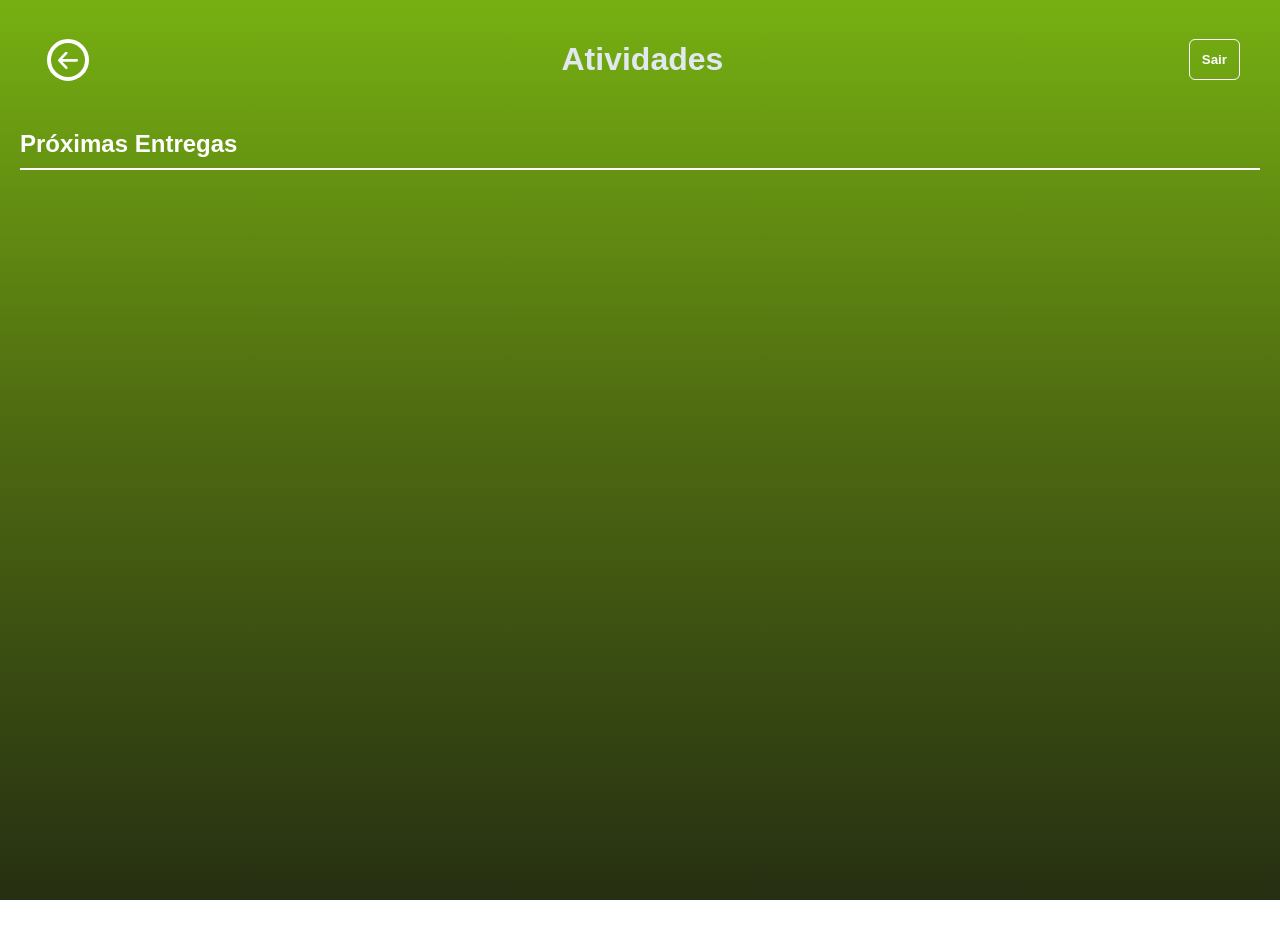
<file: atividades.html>
<!DOCTYPE html>
<html lang="pt-br">
<head>
    <meta charset="UTF-8">
    <meta name="viewport" content="width=device-width, initial-scale=1.0">
    <title>Unigenda - Minhas Atividades</title>
    <link rel="stylesheet" href="css/atividades.css">
</head>
<body onload="renderTracker()"> <header class="main-header">

    <div id="btn-voltar"  onclick="window.history.back()">
    <div class="button-box">
        <span class="button-elem">
            <svg viewBox="0 0 46 40" xmlns="http://www.w3.org/2000/svg">
                <path
                d="M46 20.038c0-.7-.3-1.5-.8-2.1l-16-17c-1.1-1-3.2-1.4-4.4-.3-1.2 1.1-1.2 3.3 0 4.4l11.3 11.9H3c-1.7 0-3 1.3-3 3s1.3 3 3 3h33.1l-11.3 11.9c-1 1-1.2 3.3 0 4.4 1.2 1.1 3.3.8 4.4-.3l16-17c.5-.5.8-1.1.8-1.9z"
                ></path>
            </svg>
        </span>
        <span class="button-elem">
            <svg viewBox="0 0 46 40">
                <path
                d="M46 20.038c0-.7-.3-1.5-.8-2.1l-16-17c-1.1-1-3.2-1.4-4.4-.3-1.2 1.1-1.2 3.3 0 4.4l11.3 11.9H3c-1.7 0-3 1.3-3 3s1.3 3 3 3h33.1l-11.3 11.9c-1 1-1.2 3.3 0 4.4 1.2 1.1 3.3.8 4.4-.3l16-17c.5-.5.8-1.1.8-1.9z"
                ></path>
            </svg>
        </span>
    </div>
</div>
        <h1 id="page-title">Atividades</h1>
        <div class="header-buttons" >

            <button id="logout-btn">Sair</button>
        </div>
    </header>

    <main class="container">
    <div class="tracker-header">

    </div>
    
    <div id="section-em-dia">
        <h2 class="section-em-dia" >
            Próximas Entregas
        </h2>
        <div id="list-em-dia" class="tracker-grid"></div>
    </div>
    <div id="section-concluidas" class="hidden">
        <h2 class="section-concluidas">
            Atividades Concluídas
        </h2>
        <div id="list-concluidas" class="tracker-grid"></div>
        <div id="section-atrasadas" class="hidden">
            <h2 class="section-atrasadas">

                Atividades Vencidas
            </h2>
            <div id="list-atrasadas" class="tracker-grid"></div>
        </div>
</main>

    <script src="Javascript/atividades.js"></script>
</body>
</html>
</file>
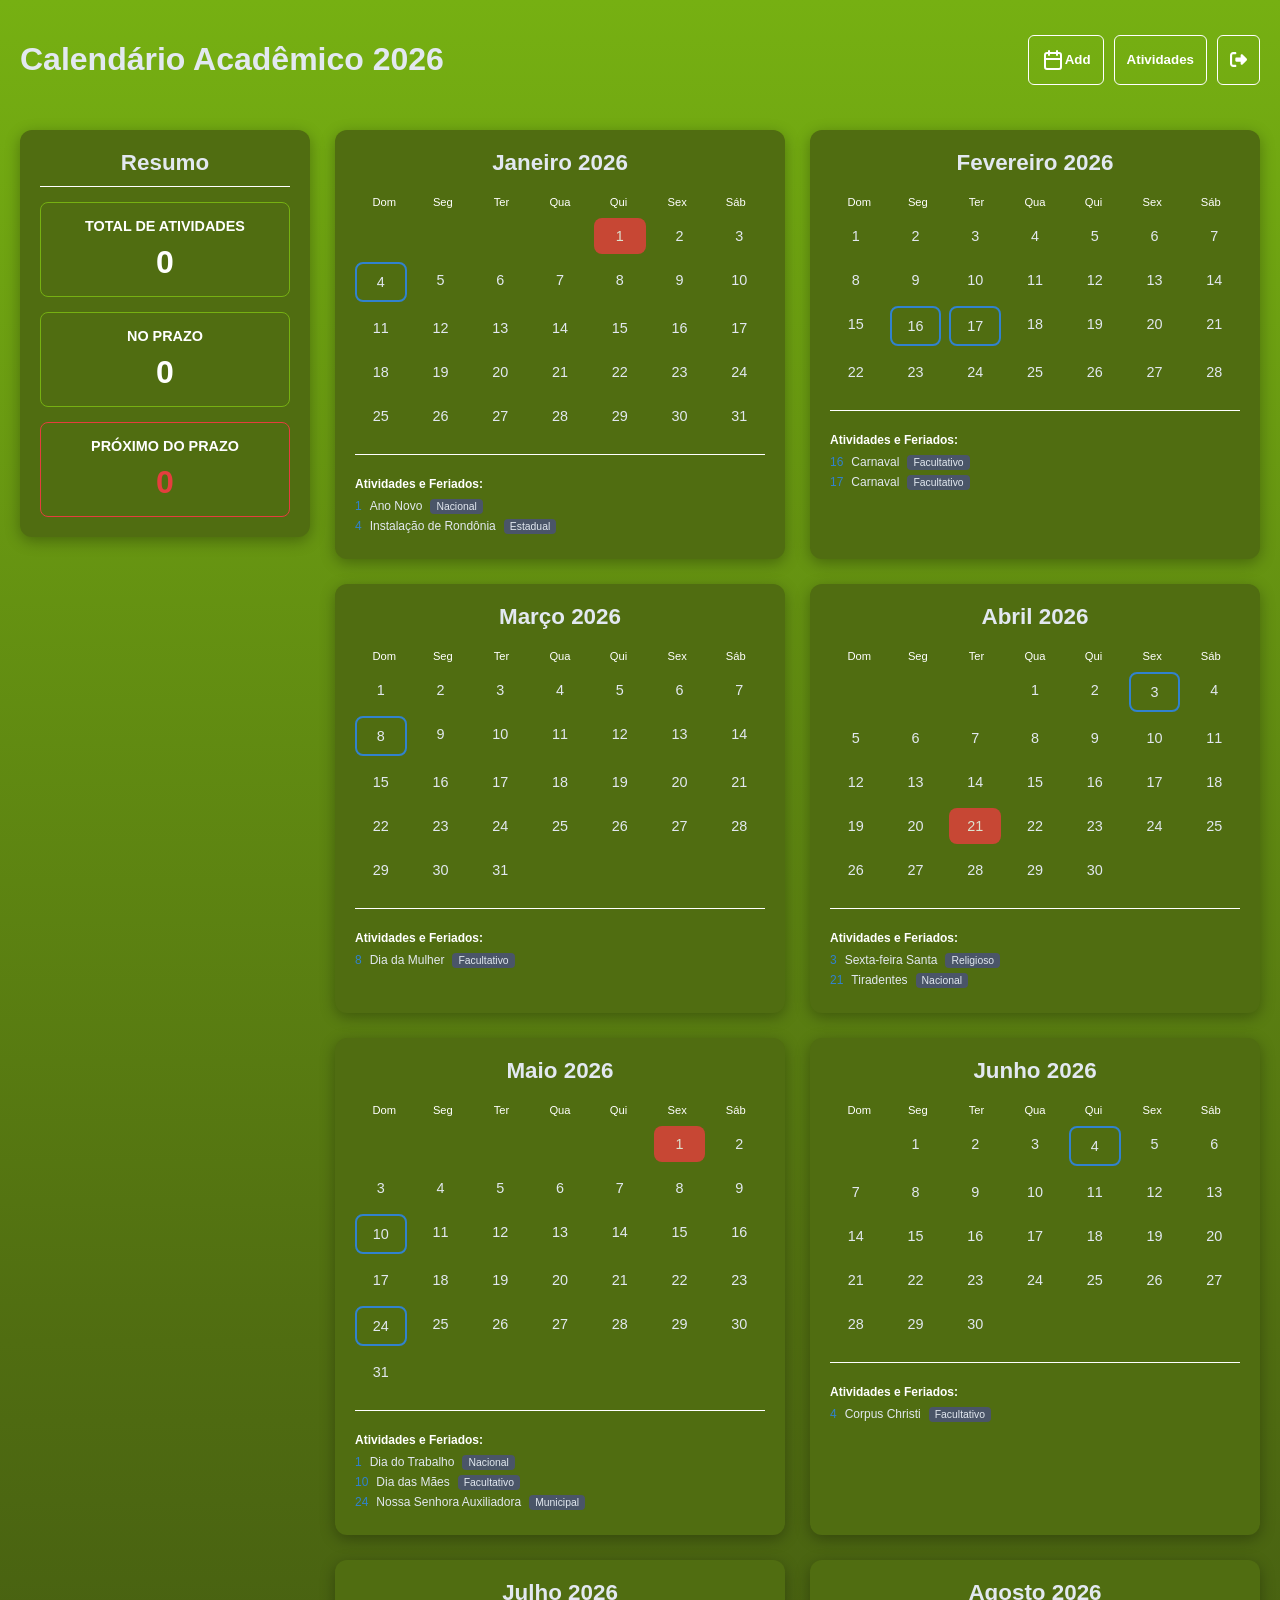
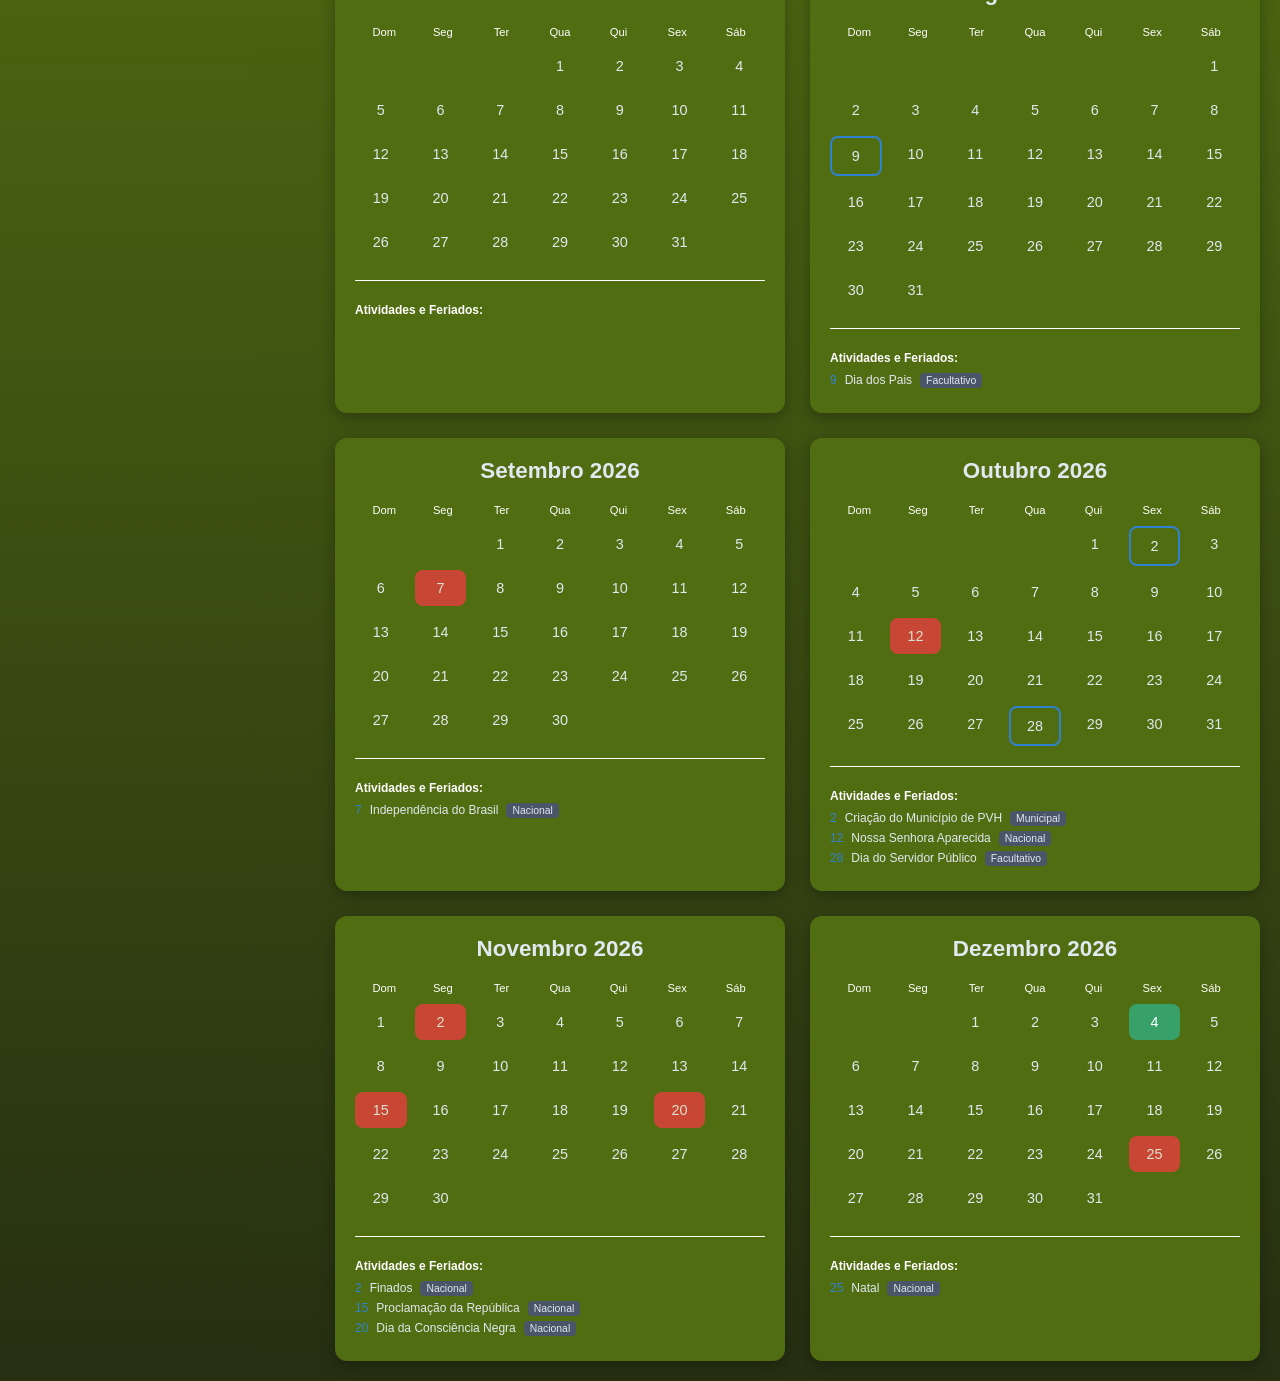
<file: dashboard.html>
<!DOCTYPE html>
<html lang="pt-br">

<head>
    <meta charset="UTF-8">
    <meta name="viewport" content="width=device-width, initial-scale=1.0">
    <title>Unigenda - Dashboard 2026</title>
    <link rel="stylesheet" href="css/dashboard.css">
</head>

<body>
    <header class="main-header">

        <div id="btn-voltar" class="hidden" onclick="showDashboard()">
            <div class="button-box">
                <span class="button-elem">
                    <svg viewBox="0 0 46 40" xmlns="http://www.w3.org/2000/svg">
                        <path
                            d="M46 20.038c0-.7-.3-1.5-.8-2.1l-16-17c-1.1-1-3.2-1.4-4.4-.3-1.2 1.1-1.2 3.3 0 4.4l11.3 11.9H3c-1.7 0-3 1.3-3 3s1.3 3 3 3h33.1l-11.3 11.9c-1 1-1.2 3.3 0 4.4 1.2 1.1 3.3.8 4.4-.3l16-17c.5-.5.8-1.1.8-1.9z">
                        </path>
                    </svg>
                </span>
                <span class="button-elem">
                    <svg viewBox="0 0 46 40">
                        <path
                            d="M46 20.038c0-.7-.3-1.5-.8-2.1l-16-17c-1.1-1-3.2-1.4-4.4-.3-1.2 1.1-1.2 3.3 0 4.4l11.3 11.9H3c-1.7 0-3 1.3-3 3s1.3 3 3 3h33.1l-11.3 11.9c-1 1-1.2 3.3 0 4.4 1.2 1.1 3.3.8 4.4-.3l16-17c.5-.5.8-1.1.8-1.9z">
                        </path>
                    </svg>
                </span>
            </div>
        </div>

        <h1 id="page-title">Calendário Acadêmico 2026</h1>
        <div class="header-buttons">

            <button onclick="abrirFormulario()" class="novocompri">
                <svg xmlns="http://www.w3.org/2000/svg" width="24" viewBox="0 0 24 24" height="24" fill="none"
                    class="svg-icon">
                    <g stroke-width="2" stroke-linecap="round" stroke="#fff">
                        <rect y="5" x="4" width="16" rx="2" height="16"></rect>
                        <path d="m8 3v4"></path>
                        <path d="m16 3v4"></path>
                        <path d="m4 11h16"></path>
                    </g>
                </svg> <span>
                    Add
                </span>
            </button>

            <button id="btn-tracker" onclick="showTracker()">Atividades</button>

            <button  onclick="window.location.href='index.html'">
            <div class="sign">
                <svg viewBox="0 0 512 512">
                    <path d="M377.9 105.9L500.7 228.7c7.2 7.2 11.3 17.1 11.3 27.3s-4.1 20.1-11.3 27.3L377.9 406.1c-6.4 6.4-15 9.9-24 9.9c-18.7 0-33.9-15.2-33.9-33.9l0-62.1-128 0c-17.7 0-32-14.3-32-32l0-64c0-17.7 14.3-32 32-32l128 0 0-62.1c0-18.7 15.2-33.9 33.9-33.9c9 0 17.6 3.6 24 9.9zM160 96L96 96c-17.7 0-32 14.3-32 32l0 256c0 17.7 14.3 32 32 32l64 0c17.7 0 32 14.3 32 32s-14.3 32-32 32l-64 0c-53 0-96-43-96-96L0 128C0 75 43 32 96 32l64 0c17.7 0 32 14.3 32 32s-14.3 32-32 32z"></path>
                </svg>
            </div>
        </button>

        </div>
    </header>
    <div class="dashboard-wrapper">
        
        <aside class="sidebar-summary">
            <h2 class="summary-title">Resumo</h2>
            <div class="summary-card">
                <h3>Total de Atividades</h3>
                <p id="total-atividades">0</p>
            </div>
            <div class="summary-card">
                <h3>No Prazo</h3>
                <p id="atividades-no-prazo">0</p>
            </div>
            <div class="summary-card vencendo-card">
                <h3>Próximo do Prazo</h3>
                <p id="atividades-vencendo">0</p>
            </div>
        </aside>

        <div class="calendar-wrapper">
            <main id="year-grid" class="year-container">
                </main>

            <main id="view-month" class="hidden">
                <div class="calendar-controls"></div>
                <div class="calendar-detailed-grid" id="calendar-detailed-grid">
                </div>
            </main>
        </div>
        
    </div>
    


    <div id="modal-tarefa" class="modal hidden">
        <div class="modal-content-small">

            <h3 class="texto">Novo Compromisso</h3>
            <div class="modal-body">

                <input type="text" id="task-title" placeholder="Título da atividade">
                <input type="date" id="task-date">
                <input type="text" id="task-description" placeholder="Descrição">
                <select id="task-type">
                    <option value="entrega">Prova</option>
                    <option value="entrega">Entrega de Trabalho</option>
                </select>
                <div class="modal-actions">
                    <button onclick="salvarTarefa()" class="bnt-salvarmodal">Salvar </button>
                    <button onclick="fecharFormulario()" class="bnt-cancelarmodal">Cancelar</button>
                </div>
            </div>
        </div>
    </div>

    <script src="Javascript/dashboard.js"></script>
</body>

</html>
</file>
<file: css/atividades.css>
:root {
    --primary-color: #506D11;
    --secondary-color: #76b012;
    --terciary-color: #262F12;
    --background-gradient: linear-gradient(0deg, #262F12 0%, #506D11 55%, #76b012 100%);
      --input-border-color: white;
    --input-focus-border-color: #A1EE12;
    --button-border-color: #76b012;
    --button-hover-shadow-color: #A1EE12;
    --bg-color: #262F12;
    --card-bg: #506D11;
    --text-color: #e2e8f0;
    --text-muted: white;
    --accent-red: #e53e3e;
    --accent-blue: #3182ce;
    --accent-green: #38a169;
}
/* Classe .	ID # */
body {
    background: var(--background-gradient) no-repeat fixed; 
    min-height: 100vh; 
    color: var(--text-color);
    font-family: 'Segoe UI', Tahoma, Geneva, Verdana, sans-serif;
    margin: 0;
    padding: 20px;
}

header button {
    width: 100%;
    padding: 12px;
    background: transparent;
    color: white;
    border: none;
    border-radius: 6px;
    cursor: pointer;
    font-weight: 600;
    border: var(--text-muted) solid 1px;
    

}

.section-em-dia{
     color: white;
     border-bottom: 2px solid var(--text-muted); 
     padding-bottom: 10px; 
     margin-top: 30px;
}

.section-concluidas{
    color: white;
     border-bottom: 2px solid var(--accent-blue); 
     padding-bottom: 10px; 
     margin-top: 30px;
}
.section-atrasadas{
    color: white;
     border-bottom: 2px solid var(--bg-color); 
     padding-bottom: 10px; 
     margin-top: 30px;
}
header button:hover {
    box-shadow: var(--button-hover-shadow-color) 0px 0px 6px;
    border: var(--input-focus-border-color) solid 1.5px;

}

header button:focus {
    outline: none;
    border-color: var(--input-focus-border-color);
    box-shadow: 0 0 5px var(--input-focus-border-color);
    border: var(--input-focus-border-color) solid 1.5px;
}


.main-header {
    display: flex;
    justify-content: space-between;
    align-items: center;
    max-width: 1200px;
    margin: 0 auto 30px;
}

h2 {
    margin-top: 40px;
    font-size: 1.5rem;
}

.tracker-grid {
    display: grid;
    grid-template-columns: repeat(auto-fill, minmax(320px, 1fr));
    gap: 20px;
    padding: 20px 0;
}

.tracker-card {
    background: var(--card-bg);
    border: 2px solid var(--accent-green); 
    padding: 20px;
    border-radius: 12px;
    display: flex;
    justify-content: space-between;
    align-items: center;
    box-shadow: 0 6px 15px rgba(0,0,0,0.4);
    transition: transform 0.2s;
}

.tracker-card:hover {
    transform: translateY(-5px);
}

.status-urgente { border-color: var(--accent-red) !important; }
.status-atrasado { 
    border-color: #000 !important; 
    background: #3d1414; 
}
.status-tranquilo { border-color: var(--primary-color) !important; }

.status-concluida { 
    border-color: var(--accent-blue) !important; 
    opacity: 0.8;
}
.tracker-info h3 { margin: 0; font-size: 1.1rem; }
.tracker-info p { margin: 5px 0 0; font-size: 0.85rem; color: var(--text-muted); opacity: 0.8; }

.tracker-days {
    text-align: center;
    background: rgba(0,0,0,0.3);
    padding: 10px;
    border-radius: 8px;
    min-width: 90px;
}

.days-count { display: block; font-size: 1.5rem; font-weight: bold; }
.days-label { font-size: 0.6rem; text-transform: uppercase; letter-spacing: 1px; }

.btn-delete {
    margin-top: 10px;
    background: transparent;
    border: 1px solid white;
    color: white;
    padding: 5px 10px;
    border-radius: 4px;
    cursor: pointer;
    font-size: 0.7rem;
    width: 100%; 
}

.btn-delete:hover {
    background: var(--accent-red);
    border-color: var(--accent-red);
}

.hidden { display: none !important; }


.card-actions {
    display: flex;
    flex-direction: column;
    gap: 5px;
    margin-top: 10px;
}

.btn-action {
    background: transparent;
    border: 1px solid white;
    color: white;
    padding: 4px;
    border-radius: 4px;
    cursor: pointer;
    font-size: 0.65rem;
    transition: 0.2s;
}

.btn-check:hover { background: var(--accent-green); border-color: var(--accent-green); }

.btn-trash:hover { background: var(--accent-red); border-color: var(--accent-red); }

#section-concluidas .tracker-card {
    background: rgba(45, 55, 72, 0.4);
}
.header-buttons{
    display: flex;
    gap: 10px;
}


/* botão voltar */
#btn-voltar {
  display: block;
  position: relative;
  width: 56px;
  height: 56px;
  margin: 0;
  overflow: hidden;
  outline: none;
  background-color: transparent;
  cursor: pointer;
  border: 0;
}




#btn-voltar:before,
#btn-voltar:after {
  content: "";
  position: absolute;
  border-radius: 50%;
  inset: 7px;
}

#btn-voltar:before {
  border: 4px solid white;
  transition: opacity 0.4s cubic-bezier(0.77, 0, 0.175, 1) 80ms,
    transform 0.5s cubic-bezier(0.455, 0.03, 0.515, 0.955) 80ms;
}

#btn-voltar:after {
  border: 4px solid var(--button-hover-shadow-color);
  transform: scale(1.3);
  transition: opacity 0.4s cubic-bezier(0.165, 0.84, 0.44, 1),
    transform 0.5s cubic-bezier(0.25, 0.46, 0.45, 0.94);
  opacity: 0;
}

#btn-voltar:hover:before,
#btn-voltar:focus:before {
  opacity: 0;
  transform: scale(0.7);
  transition: opacity 0.4s cubic-bezier(0.165, 0.84, 0.44, 1),
    transform 0.5s cubic-bezier(0.25, 0.46, 0.45, 0.94);
}

#btn-voltar:hover:after,
#btn-voltar:focus:after {
  opacity: 1;
  transform: scale(1);
  transition: opacity 0.4s cubic-bezier(0.77, 0, 0.175, 1) 80ms,
    transform 0.5s cubic-bezier(0.455, 0.03, 0.515, 0.955) 80ms;
}

.button-box {
  display: flex;
  position: absolute;
  top: 0;
  left: 0;
}

.button-elem {
  display: block;
  width: 20px;
  height: 20px;
  margin: 17px 18px 0 18px;
  transform: rotate(180deg);
  fill: white;
}


#btn-voltar:hover .button-box,
#btn-voltar:focus .button-box {
  transition: 0.4s;
  transform: translateX(-56px);
  
}
</file>
<file: css/dashboard.css>
:root {
    --primary-color: #506D11;
    --secondary-color: #76b012;
    --terciary-color: #262F12;
    --background-gradient: linear-gradient(-0deg, #262F12 0%, #506D11 55%, #76b012 100%);
    --input-border-color: white;
    --input-focus-border-color: #A1EE12;
    --button-border-color: #76b012;
    --button-hover-shadow-color: #A1EE12;

    --bg-color: #262F12;
    --card-bg: #506D11;
    --text-color: #e2e8f0;
    --text-muted: white;
    --accent-red: #e53e3e;
    --accent-blue: #3182ce;
    --accent-green: #38a169;
}
/* Classe .	ID # */
h3.texto {
    display: flex;
    align-items: center;
    flex-direction: column;
    font-size: 1.5rem;
}

body {
    background: var(--background-gradient);
    min-height: 100vh; 
    color: var(--text-color);
    font-family: 'Segoe UI', Tahoma, Geneva, Verdana, sans-serif;
    margin: 0;
    padding: 20px;

}

.main-header {
    display: flex;
    justify-content: space-between;
    align-items: center;
    max-width: 1400px;
    margin: 0 auto 30px;
}


.year-container {
    display: grid;
    grid-template-columns: repeat(auto-fit, minmax(320px, 1fr));
    gap: 25px;
    max-width: 1200px;
    margin: 0 auto;
}

.month-card {
    background-color: var(--card-bg);
    border-radius: 12px;
    padding: 20px;
    box-shadow: 0 4px 15px rgba(0,0,0,0.3);
}

.month-name {
    text-align: center;
    font-size: 1.4rem;
    font-weight: bold;
    margin-bottom: 20px;
}
.month-card:hover {
    outline: none;
    border-color: var(--input-focus-border-color);
    box-shadow: 0 0 5px var(--input-focus-border-color);
    border: var(--input-focus-border-color) solid 1.5px;
}

.days-header {
    display: grid;
    grid-template-columns: repeat(7, 1fr);
    text-align: center;
    font-size: 0.7rem;
    color: var(--text-muted);
    margin-bottom: 10px;
}

.days-grid {
    display: grid;
    grid-template-columns: repeat(7, 1fr);
    gap: 8px;
    text-align: center;
}

.day-cell {
    padding: 10px 0;
    font-size: 0.9rem;
    border-radius: 8px;
    cursor: pointer;
    transition: 0.2s;
    text-align: center
}
.day-cell.empty {
    visibility: hidden; 
}
.day-cell:hover { background: var(--button-border-color); }

.day-holiday { background-color: var(--accent-red); color: white; }
.day-event { border: 2px solid var(--accent-blue) ; background: grey; }
.day-today { background-color: var(--accent-green); color: white; 
    animation: pulse 2s infinite;
}
@keyframes pulse {
    0% { box-shadow: 0 0 0 0 rgba(56,161,105, 0.7); }
    70% { box-shadow: 0 0 0 10px rgba(56,161,105, 0); }
    100% { box-shadow: 0 0 0 0 rgba(56,161,105, 0); }
}    

.legend-section {
    margin-top: 20px;
    border-top: 1px solid #ffffff;
    padding-top: 10px;
    font-size: 0.75rem;
}

.legend-item {
    display: flex;
    align-items: center;
    gap: 8px;
    margin-bottom: 5px;
}

.tag {
    padding: 2px 6px;
    border-radius: 4px;
    font-size: 0.65rem;
    background: #4a5568;
}

.hidden { display: none !important; }

.month-detail-container {
    max-width: 1200px;
    margin: 0 auto;
    background: var(--card-bg);
    border-radius: 12px;
    padding: 10px;
}

.calendar-controls {
    margin-top: 15px;
    margin-bottom: 15px;
    text-align: right;
}

.modal-body{
    display: flex;
    flex-direction: column;
    gap: 15px;
}

.modal-content-small {
    background: var(--primary-color);
    padding: 25px;
    border-radius: 10px;
    width: 400px;
    color: white;
}
.modal-content-small select {
    width: 100%;
    padding: 12px;
    margin: 10px 0;
    border: 1px solid white;
    border-radius: 6px;
    box-sizing: border-box;
    background-color: var(--primary-color);
    color: white;
    
}
::-webkit-input-placeholder {
    color: white;
}



.modal-content-small input{
    width: 100%;
    margin-bottom: 10px;
    padding: 12px;
    border: 1px solid white;
    border-radius: 6px;
    box-sizing: border-box;
    background-color: transparent;
    color: white;
    
}

/* Estilos para hover e foco */

input:hover {
    outline: none;
    border-color: white;
    box-shadow: 0 0 5px white;
    border: white solid 1.5px;
}
input:focus {
    outline: none;
    border-color: var(--input-focus-border-color);
    box-shadow: 0 0 5px var(--input-focus-border-color);
    border: var(--input-focus-border-color) solid 1.5px;
}

input:active {
    border-color: var(--input-focus-border-color);
    box-shadow: 0 0 5px var(--input-focus-border-color);
}

select:hover {
    outline: none;
    border-color: white;
    box-shadow: 0 0 5px white;
    border: white solid 1.5px;
}
select:focus {
    outline: none;
    border-color: var(--input-focus-border-color);
    box-shadow: 0 0 5px var(--input-focus-border-color);
    border: var(--input-focus-border-color) solid 1.5px;
}

select:active {
    border-color: var(--input-focus-border-color);
    box-shadow: 0 0 5px var(--input-focus-border-color);
}

/* Estilos para hover e foco */
.calendar-detailed-grid {
    display: grid;
    grid-template-columns: repeat(7, 1fr); 
    grid-auto-rows: minmax(120px, auto);
    gap: 1px;
    background: var(--background-gradient); 
}

.day-detailed {
    background-color: var(--primary-color);
    padding: 10px;
    display: flex;
    flex-direction: column;
    min-height: 120px;
    border: var(--button-border-color) solid 1px;
}

.day-label {
    font-weight: bold;
    color:white;
    margin-bottom: 8px;
    font-size: 1.25rem;
}

.event-item {
    font-size: 0.75rem;
    padding: 4px 8px;
    border-radius: 4px;
    margin-bottom: 4px;
    color: white;
    white-space: nowrap;
    overflow: hidden;
    text-overflow: ellipsis;
}

.event-item.estudo { background-color: var(--accent-blue); }
.event-item.entrega { background-color: var(--accent-red); }

.modal {
    position: fixed;
    top: 0; left: 0;
    width: 100%; height: 100%;
    background: rgba(0,0,0,0.7);
    display: flex;
    justify-content: center;
    align-items: center;
    z-index: 999;
}

header button {
    width: 100%;
    padding: 12px;
    background: transparent;
    color: white;
    border: none;
    border-radius: 6px;
    cursor: pointer;
    font-weight: 600;
    border: var(--text-muted) solid 1px;

}

header button:hover {
    box-shadow: var(--button-hover-shadow-color) 0px 0px 6px;
border: var(--button-hover-shadow-color) solid 1.5px;
}

header button:focus {
    outline: none;
    border-color: var(--input-focus-border-color);
    box-shadow: 0 0 5px var(--input-focus-border-color);
    border: var(--input-focus-border-color) solid 1.5px;
}

.modal-actions{
    display: flex;
    gap: 10px;
}
.bnt-salvarmodal {
     width: 100%;
    padding: 12px;
    background: transparent;
    color: white;
    border: none;
    border-radius: 6px;
    cursor: pointer;
    font-weight: 600;
    border: var(--text-muted) solid 1px;
}
.bnt-salvarmodal:hover {
    box-shadow: var(--button-hover-shadow-color) 0px 0px 6px;
border: var(--button-hover-shadow-color) solid 1.5px;
}
.bnt-salvarmodal:focus {
    outline: none;
    border-color: var(--input-focus-border-color);
    box-shadow: 0 0 5px var(--input-focus-border-color);
    border: var(--input-focus-border-color) solid 1.5px;
}

.bnt-cancelarmodal {
    width: 100%;
    padding: 12px;
    background: var(--accent-red);
    color: white;
    border: none;
    border-radius: 6px;
    cursor: pointer;
    font-weight: 600;
    border: var(--text-muted) solid 1px;
    
}
.bnt-cancelarmodal:hover {
    box-shadow: var(--accent-red) 0px 0px 6px;
    border: var(--accent-red) solid 1.5px;
}
.bnt-cancelarmodal:focus {
    outline: none;
    border-color: var(--accent-red);
    box-shadow: 0 0 5px var(--accent-red);
    border: var(--accent-red) solid 1.5px;
}

.novocompri {
display: flex;
  justify-content: center;
  align-items: center;
  padding: 9px 12px;
    padding: 12px;


    width: 100%;
    background: transparent;
    color: white;
    border: none;
    border-radius: 6px;
    cursor: pointer;
    font-weight: 600;
    border: var(--text-muted) solid 1px;
}
.novocompri:hover {

    box-shadow: var(--button-hover-shadow-color) 0px 0px 6px;
border: var(--button-hover-shadow-color) solid 1.5px;
}
.novocompri:hover .svg-icon {
  animation: slope 1s linear infinite;
}
@keyframes slope {
  0% {
  }

  50% {
    transform: rotate(10deg);
  }

  100% {
  }
}

.novocompri:focus {
    outline: none;
    border-color: var(--input-focus-border-color);
    box-shadow: 0 0 5px var(--input-focus-border-color);
    border: var(--input-focus-border-color) solid 1.5px;
}

.header-buttons{
    display: flex;
    gap: 10px;
}

/* botão voltar */
#btn-voltar {
  display: block;
  position: relative;
  width: 56px;
  height: 56px;
  margin: 0;
  overflow: hidden;
  outline: none;
  background-color: transparent;
  cursor: pointer;
  border: 0;
}



#btn-voltar:before,
#btn-voltar:after {
  content: "";
  position: absolute;
  border-radius: 50%;
  inset: 7px;
}

#btn-voltar:before {
  border: 4px solid white;
  transition: opacity 0.4s cubic-bezier(0.77, 0, 0.175, 1) 80ms,
    transform 0.5s cubic-bezier(0.455, 0.03, 0.515, 0.955) 80ms;
}

#btn-voltar:after {
  border: 4px solid var(--button-hover-shadow-color);
  transform: scale(1.3);
  transition: opacity 0.4s cubic-bezier(0.165, 0.84, 0.44, 1),
    transform 0.5s cubic-bezier(0.25, 0.46, 0.45, 0.94);
  opacity: 0;
}

#btn-voltar:hover:before,
#btn-voltar:focus:before {
  opacity: 0;
  transform: scale(0.7);
  transition: opacity 0.4s cubic-bezier(0.165, 0.84, 0.44, 1),
    transform 0.5s cubic-bezier(0.25, 0.46, 0.45, 0.94);
}

#btn-voltar:hover:after,
#btn-voltar:focus:after {
  opacity: 1;
  transform: scale(1);
  transition: opacity 0.4s cubic-bezier(0.77, 0, 0.175, 1) 80ms,
    transform 0.5s cubic-bezier(0.455, 0.03, 0.515, 0.955) 80ms;
}

.button-box {
  display: flex;
  position: absolute;
  top: 0;
  left: 0;
}

.button-elem {
  display: block;
  width: 20px;
  height: 20px;
  margin: 17px 18px 0 18px;
  transform: rotate(180deg);
  fill: white;
}


#btn-voltar:hover .button-box,
#btn-voltar:focus .button-box {
  transition: 0.4s;
  transform: translateX(-56px);
  
}



.dashboard-wrapper {
    display: flex;
    gap: 25px;
    max-width: 1400px;
    margin: 0 auto;
    align-items: flex-start;
}

.sidebar-summary {
    width: 250px;
    background-color: var(--card-bg);
    border-radius: 12px;
    padding: 20px;
    box-shadow: 0 4px 15px rgba(0,0,0,0.3);
    display: flex;
    flex-direction: column;
    gap: 15px;
    position: sticky; 
    top: 20px;
}

.summary-title {
    margin: 0;
    text-align: center;
    border-bottom: 1px solid white;
    padding-bottom: 10px;
    font-size: 1.4rem;
}

.summary-card {
    background-color: var(--primary-color);
    padding: 15px;
    border-radius: 8px;
    text-align: center;
    border: 1px solid var(--button-border-color);
}

.summary-card h3 {
    margin: 0;
    font-size: 0.9rem;
    color: var(--text-muted);
    text-transform: uppercase;
}

.summary-card p {
    margin: 10px 0 0 0;
    font-size: 2rem;
    font-weight: bold;
    color: white;
}

.vencendo-card {
    border-color: var(--accent-red);
}

.vencendo-card p {
    color: var(--accent-red); 
}

.calendar-wrapper {
    flex: 1; 
    min-width: 0; 
}


.year-container {
    max-width: 100%; 
    margin: 0;
}


.day-vencendo { 
    background-color: var(--accent-red) !important; 
    color: white !important;
    font-weight: bold;
}

.day-event { 
    background-color: #718096 !important; 
    color: white; 
    border: 1px solid white;
}

.day-holiday { 
    background-color: var(--accent-red); 
    color: white; 
    opacity: 0.8; 
}

.day-event-holiday {
    border: 2px solid var(--accent-blue);
}


.Btn {
    display: flex;
    align-items: center;
    justify-content: center;
    width: 50px;
    height: 50px;
    border: none;
    border-radius: 50%;
    cursor: pointer;
    position: relative;
    overflow: hidden;
    transition-duration: .3s;
    padding: 0;
}

.sign {
    width: 100%;
    transition-duration: .3s;
    display: flex;
    align-items: center;
    justify-content: center;
}

.sign svg {
    width: 17px;
}

.sign svg path {
    fill: white;
}
</file>
